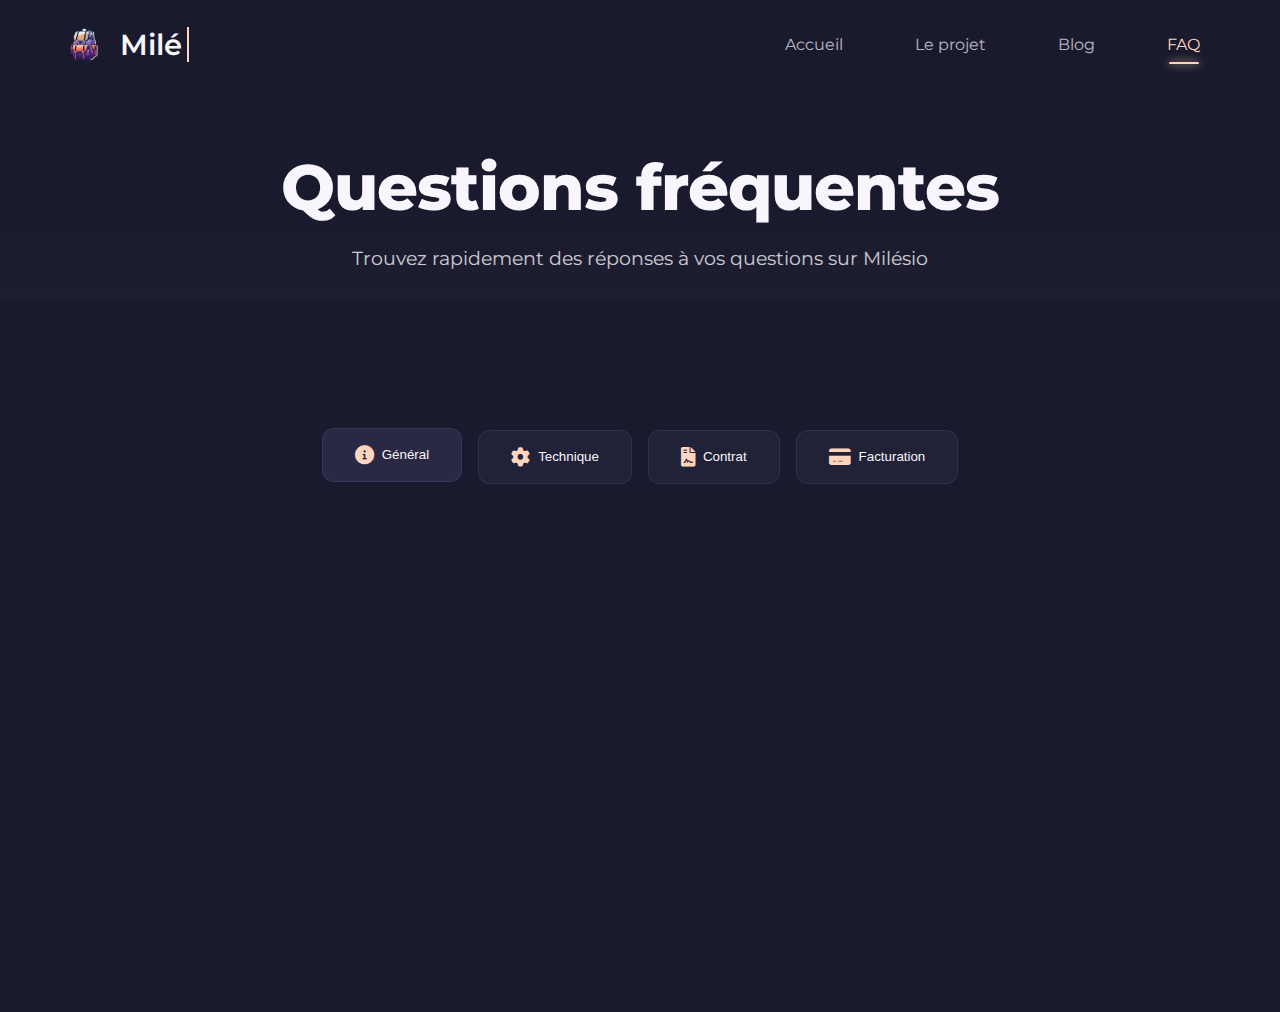
<file: faq.html>
<!DOCTYPE html>
<html lang="fr">
<head>
    <meta charset="UTF-8">
    <meta name="viewport" content="width=device-width, initial-scale=1.0">
    <title>Milésio - Suivi kilométrique</title>
    <link rel="icon" type="image/x-icon" href="assets/favicon.ico">
    <link href="https://fonts.googleapis.com/css2?family=Montserrat:wght@400;500;600;700;800&display=swap" rel="stylesheet">
    <link rel="stylesheet" href="css/style.css">
    <link rel="stylesheet" href="css/faq.css">
    <link rel="stylesheet" href="https://cdnjs.cloudflare.com/ajax/libs/font-awesome/6.0.0/css/all.min.css">
</head>
<body>
    <div class="wrapper">
        <header class="header">
            <nav class="nav-container">
                <a href="index.html" class="logo">
                    <img src="assets/logo.png" alt="Milésio">
                    <span class="animate-text">Milésio</span>
                </a>
                <button class="menu-burger">
                    <span class="burger-bar"></span>
                    <span class="burger-bar"></span>
                    <span class="burger-bar"></span>
                </button>
                <div class="nav-links">
                    <a href="index.html">Accueil</a>
                    <a href="projet.html">Le projet</a>
                    <a href="blog.html">Blog</a>
                    <a href="faq.html" class="active">FAQ</a>
                </div>
                <button class="sign-up-btn">
                    <i class="fab fa-apple"></i>
                    Télécharger
                </button>
            </nav>
        </header>

        <main>
            <section class="faq-hero">
                <div class="container">
                    <h1>Questions fréquentes</h1>
                    <p class="subtitle">Trouvez rapidement des réponses à vos questions sur Milésio</p>
                </div>
            </section>

            <section class="faq-content">
                <div class="container">
                    <div class="faq-categories">
                        <button class="category-btn active" data-category="general">
                            <i class="fas fa-info-circle"></i>
                            Général
                        </button>
                        <button class="category-btn" data-category="technique">
                            <i class="fas fa-cog"></i>
                            Technique
                        </button>
                        <button class="category-btn" data-category="contrat">
                            <i class="fas fa-file-contract"></i>
                            Contrat
                        </button>
                        <button class="category-btn" data-category="facturation">
                            <i class="fas fa-credit-card"></i>
                            Facturation
                        </button>
                    </div>

                    <div class="faq-list">
                        <!-- Questions Générales -->
                        <div class="faq-category active" id="general">
                            <div class="faq-item">
                                <div class="faq-question">
                                    <h3>Qu'est-ce que Milésio ?</h3>
                                    <i class="fas fa-chevron-down"></i>
                                </div>
                                <div class="faq-answer">
                                    <p>Milésio est une application mobile qui vous aide à suivre et gérer votre kilométrage en leasing (LLD/LOA). Elle vous permet d'éviter les dépassements kilométriques et les pénalités associées grâce à un suivi précis et des alertes personnalisées.</p>
                                </div>
                            </div>

                            <div class="faq-item">
                                <div class="faq-question">
                                    <h3>Comment fonctionne le suivi kilométrique ?</h3>
                                    <i class="fas fa-chevron-down"></i>
                                </div>
                                <div class="faq-answer">
                                    <p>L'application utilise la saisie manuelle de votre kilométrage. Milésio analyse vos données pour vous fournir des projections précises et des recommandations personnalisées.</p>
                                </div>
                            </div>
                        </div>

                        <!-- Questions Techniques -->
                        <div class="faq-category" id="technique">
                            <div class="faq-item">
                                <div class="faq-question">
                                    <h3>L'application consomme-t-elle beaucoup de batterie ?</h3>
                                    <i class="fas fa-chevron-down"></i>
                                </div>
                                <div class="faq-answer">
                                    <p>Non, Milésio est optimisée pour une consommation minimale de batterie. </p>
                                </div>
                            </div>

                            <div class="faq-item">
                                <div class="faq-question">
                                    <h3>Mes données sont-elles sécurisées ?</h3>
                                    <i class="fas fa-chevron-down"></i>
                                </div>
                                <div class="faq-answer">
                                    <p>Absolument. Nous utilisons un chiffrement de bout en bout et respectons strictement le RGPD. Vos données ne sont jamais partagées et sont uniquement utilisées pour le calcul de votre kilométrage.</p>
                                </div>
                            </div>
                        </div>

                        <!-- Questions Contrat -->
                        <div class="faq-category" id="contrat">
                            <div class="faq-item">
                                <div class="faq-question">
                                    <h3>Puis-je modifier mon forfait kilométrique en cours de contrat ?</h3>
                                    <i class="fas fa-chevron-down"></i>
                                </div>
                                <div class="faq-answer">
                                    <p>Oui, vous pouvez ajuster votre forfait dans l'application à tout moment. Milésio vous alertera si un ajustement est nécessaire pour éviter les dépassements.</p>
                                </div>
                            </div>
                        </div>

                        <!-- Questions Facturation -->
                        <div class="faq-category" id="facturation">
                            <div class="faq-item">
                                <div class="faq-question">
                                    <h3>L'application est-elle gratuite ?</h3>
                                    <i class="fas fa-chevron-down"></i>
                                </div>
                                <div class="faq-answer">
                                    <p>L'application est 100% gratuite ; pas d'inquiétudes !</p>                                </div>
                            </div>
                        </div>
                    </div>
                </div>
            </section>
        </main>
    </div>
    <script src="js/faq.js"></script>
    <script src="js/main.js"></script>
    <script src="js/text-animation.js"></script>
</body>
</html>
</file>
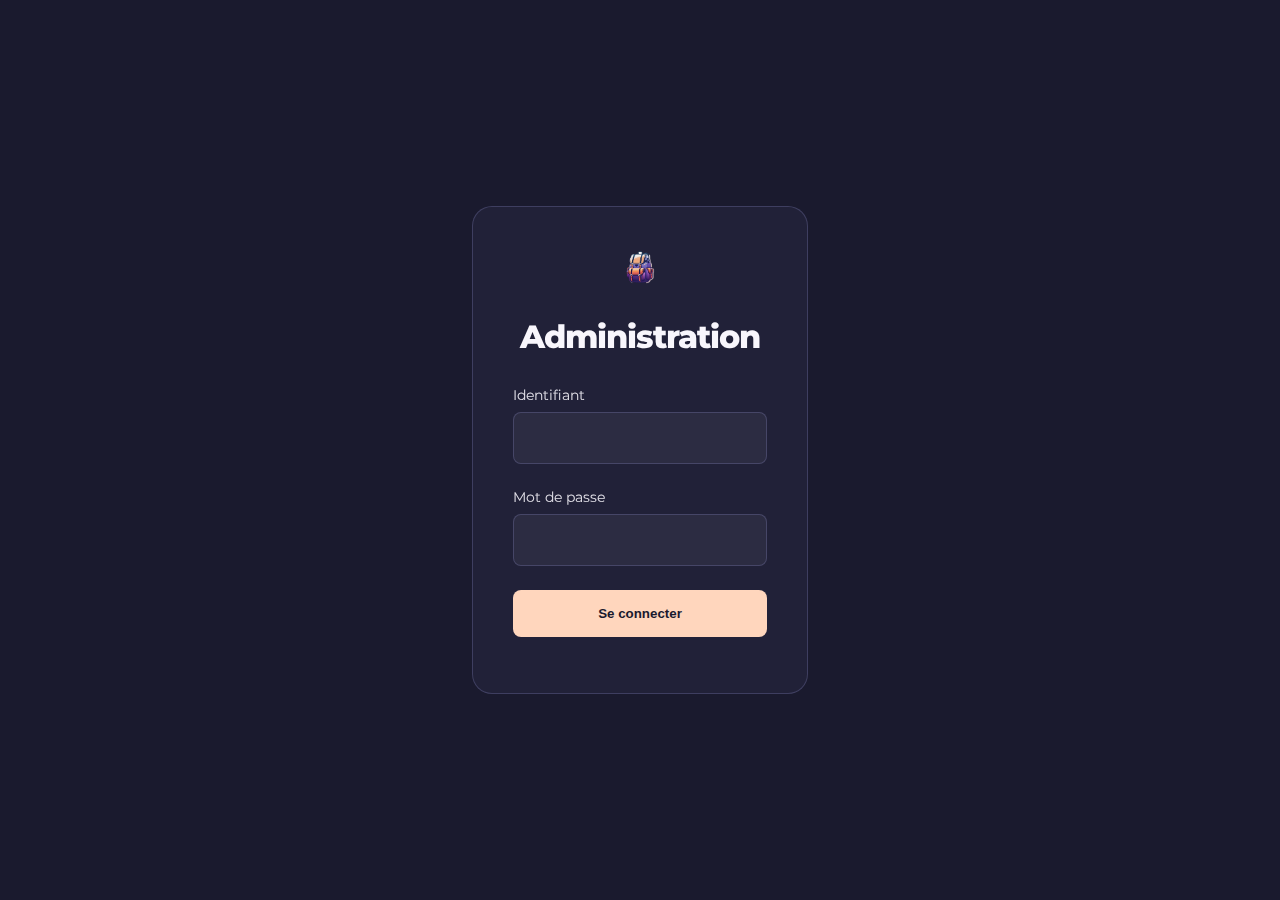
<file: admin/dashboard.html>
<!DOCTYPE html>
<html lang="fr">
<head>
    <meta charset="UTF-8">
    <meta name="viewport" content="width=device-width, initial-scale=1.0">
    <title>Dashboard - Milésio</title>
    <link rel="icon" type="image/png" href="../assets/favicon.png">
    <link href="https://fonts.googleapis.com/css2?family=Montserrat:wght@400;500;600;700;800&display=swap" rel="stylesheet">
    <link rel="stylesheet" href="../css/style.css">
    <link rel="stylesheet" href="../css/admin.css">
    <link rel="stylesheet" href="https://cdnjs.cloudflare.com/ajax/libs/font-awesome/6.0.0/css/all.min.css">
</head>
<body>
    <div class="admin-dashboard">
        <nav class="admin-nav">
            <img src="../assets/logo.png" alt="Milésio" class="admin-logo">
            <div class="nav-links">
                <a href="#" class="active" data-section="articles">Articles</a>
                <a href="#" data-section="new">Nouvel article</a>
            </div>
            <button id="logoutBtn" class="logout-btn">
                <i class="fas fa-sign-out-alt"></i>
                Déconnexion
            </button>
        </nav>

        <main class="dashboard-content">
            <section id="articles" class="dashboard-section active">
                <h2>Gestion des articles</h2>
                <div class="articles-list">
                    <div class="article-item">
                        <div class="article-info">
                            <h3>Comment optimiser son forfait kilométrique en LLD ?</h3>
                            <span class="article-meta">Publié le 12 Mars 2024</span>
                        </div>
                        <div class="article-actions">
                            <button class="edit-btn"><i class="fas fa-edit"></i> Modifier</button>
                            <button class="delete-btn"><i class="fas fa-trash"></i> Supprimer</button>
                        </div>
                    </div>
                    <!-- Autres articles... -->
                </div>
            </section>

            <section id="new" class="dashboard-section">
                <h2>Nouvel article</h2>
                <form class="article-form">
                    <div class="form-group">
                        <label for="title">Titre</label>
                        <input type="text" id="title" required>
                    </div>
                    <div class="form-group">
                        <label for="category">Catégorie</label>
                        <select id="category" required>
                            <option value="guide">Guide</option>
                            <option value="conseils">Conseils</option>
                            <option value="comparatif">Comparatif</option>
                        </select>
                    </div>
                    <div class="form-group">
                        <label for="image">Image de couverture</label>
                        <input type="file" id="image" accept="image/*">
                    </div>
                    <div class="form-group">
                        <label for="content">Contenu</label>
                        <textarea id="content" rows="10" required></textarea>
                    </div>
                    <div class="form-actions">
                        <button type="submit" class="save-btn">Publier</button>
                        <button type="button" class="draft-btn">Enregistrer comme brouillon</button>
                    </div>
                </form>
            </section>
        </main>
    </div>
    <script src="../js/admin.js"></script>
</body>
</html>
</file>
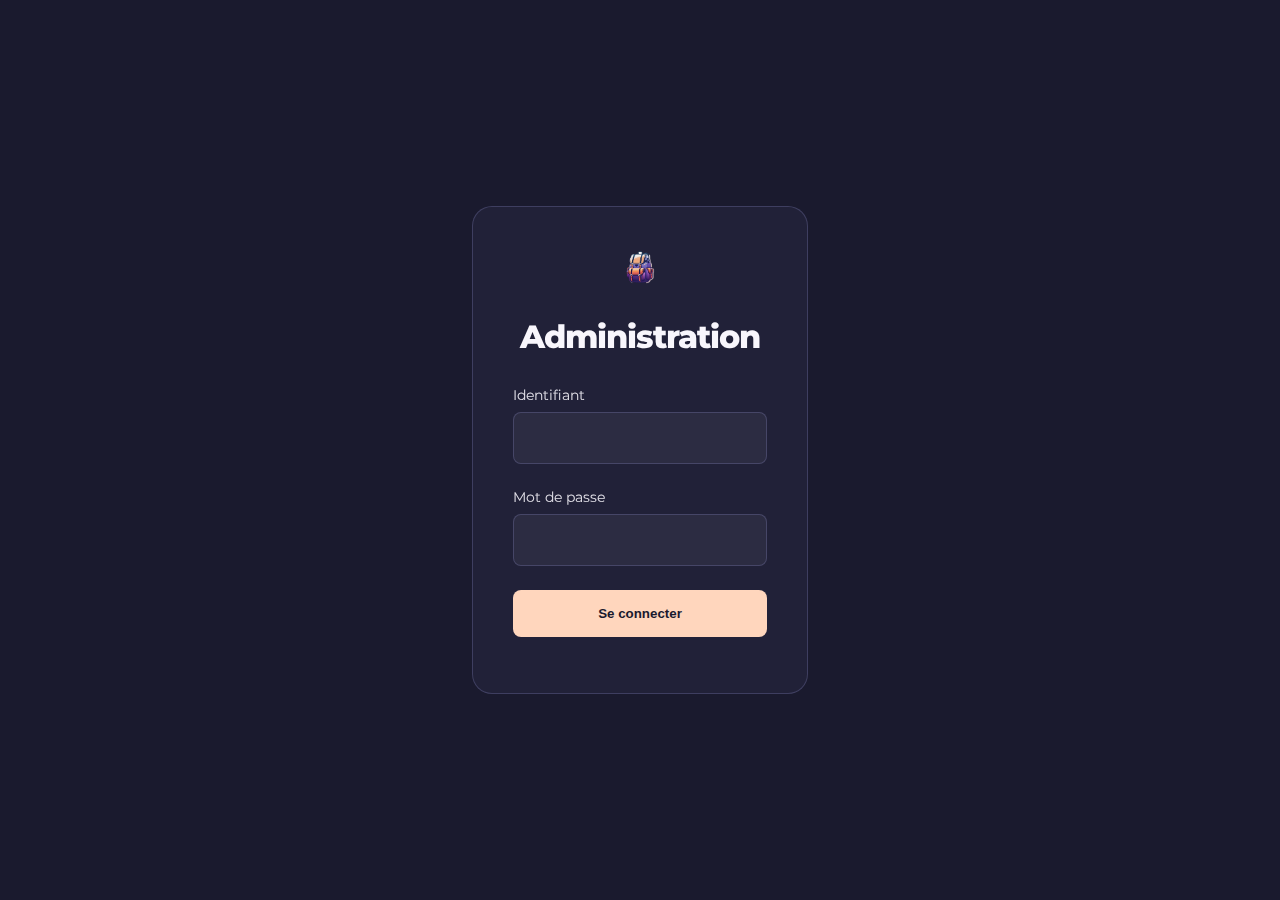
<file: admin/login.html>
<!DOCTYPE html>
<html lang="fr">
<head>
    <meta charset="UTF-8">
    <meta name="viewport" content="width=device-width, initial-scale=1.0">
    <title>Administration - Milésio</title>
    <link rel="icon" type="image/png" href="../assets/favicon.png">
    <link href="https://fonts.googleapis.com/css2?family=Montserrat:wght@400;500;600;700;800&display=swap" rel="stylesheet">
    <link rel="stylesheet" href="../css/style.css">
    <link rel="stylesheet" href="../css/admin.css">
    <link rel="stylesheet" href="https://cdnjs.cloudflare.com/ajax/libs/font-awesome/6.0.0/css/all.min.css">
</head>
<body>
    <div class="admin-wrapper">
        <div class="login-container">
            <div class="login-box">
                <img src="../assets/logo.png" alt="Milésio" class="admin-logo">
                <h1>Administration</h1>
                <form id="loginForm" class="login-form">
                    <div class="form-group">
                        <label for="username">Identifiant</label>
                        <input type="text" id="username" required>
                    </div>
                    <div class="form-group">
                        <label for="password">Mot de passe</label>
                        <input type="password" id="password" required>
                    </div>
                    <button type="submit">Se connecter</button>
                </form>
                <div id="error-message" class="error-message"></div>
            </div>
        </div>
    </div>
    <script src="../js/admin.js"></script>
</body>
</html>
</file>
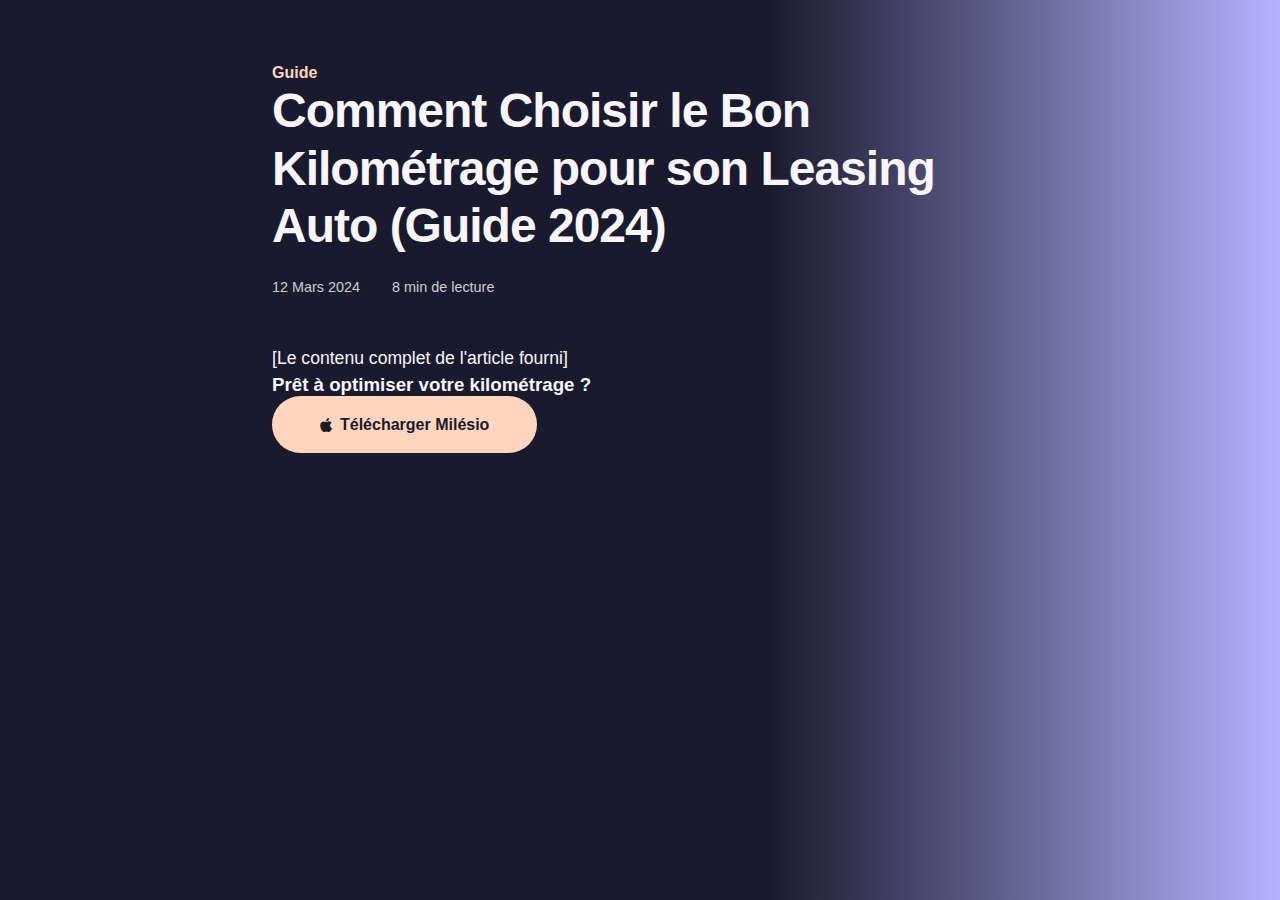
<file: articles/choisir-kilometrage-leasing.html>
<!DOCTYPE html>
<html lang="fr">
<head>
    <meta charset="UTF-8">
    <meta name="viewport" content="width=device-width, initial-scale=1.0">
    <title>Comment Choisir le Bon Kilométrage pour son Leasing Auto (Guide 2024) | Milésio</title>
    <meta name="description" content="Découvrez comment éviter les pièges et choisir le kilométrage idéal pour votre leasing auto grâce à notre guide complet avec calculateur gratuit.">
    <link rel="stylesheet" href="../css/style.css">
    <link rel="stylesheet" href="../css/blog.css">
    <link rel="stylesheet" href="../css/article.css">
    <link rel="stylesheet" href="https://cdnjs.cloudflare.com/ajax/libs/font-awesome/6.0.0/css/all.min.css">
</head>
<body>
    <div class="wrapper">
        <main class="article-content">
            <article>
                <header class="article-header">
                    <span class="category">Guide</span>
                    <h1>Comment Choisir le Bon Kilométrage pour son Leasing Auto (Guide 2024)</h1>
                    <div class="article-meta">
                        <span>12 Mars 2024</span>
                        <span>8 min de lecture</span>
                    </div>
                </header>

                <div class="article-body">
                    <!-- Contenu de l'article -->
                    [Le contenu complet de l'article fourni]
                </div>

                <div class="article-cta">
                    <h3>Prêt à optimiser votre kilométrage ?</h3>
                    <a href="https://apps.apple.com/fr/app/milesio-trackeur-kilom%C3%A8tres/id6740035886?l=en-GB" class="cta-button">
                        <i class="fab fa-apple"></i>
                        Télécharger Milésio
                    </a>
                </div>
            </article>
        </main>
    </div>
</body>
</html>
</file>
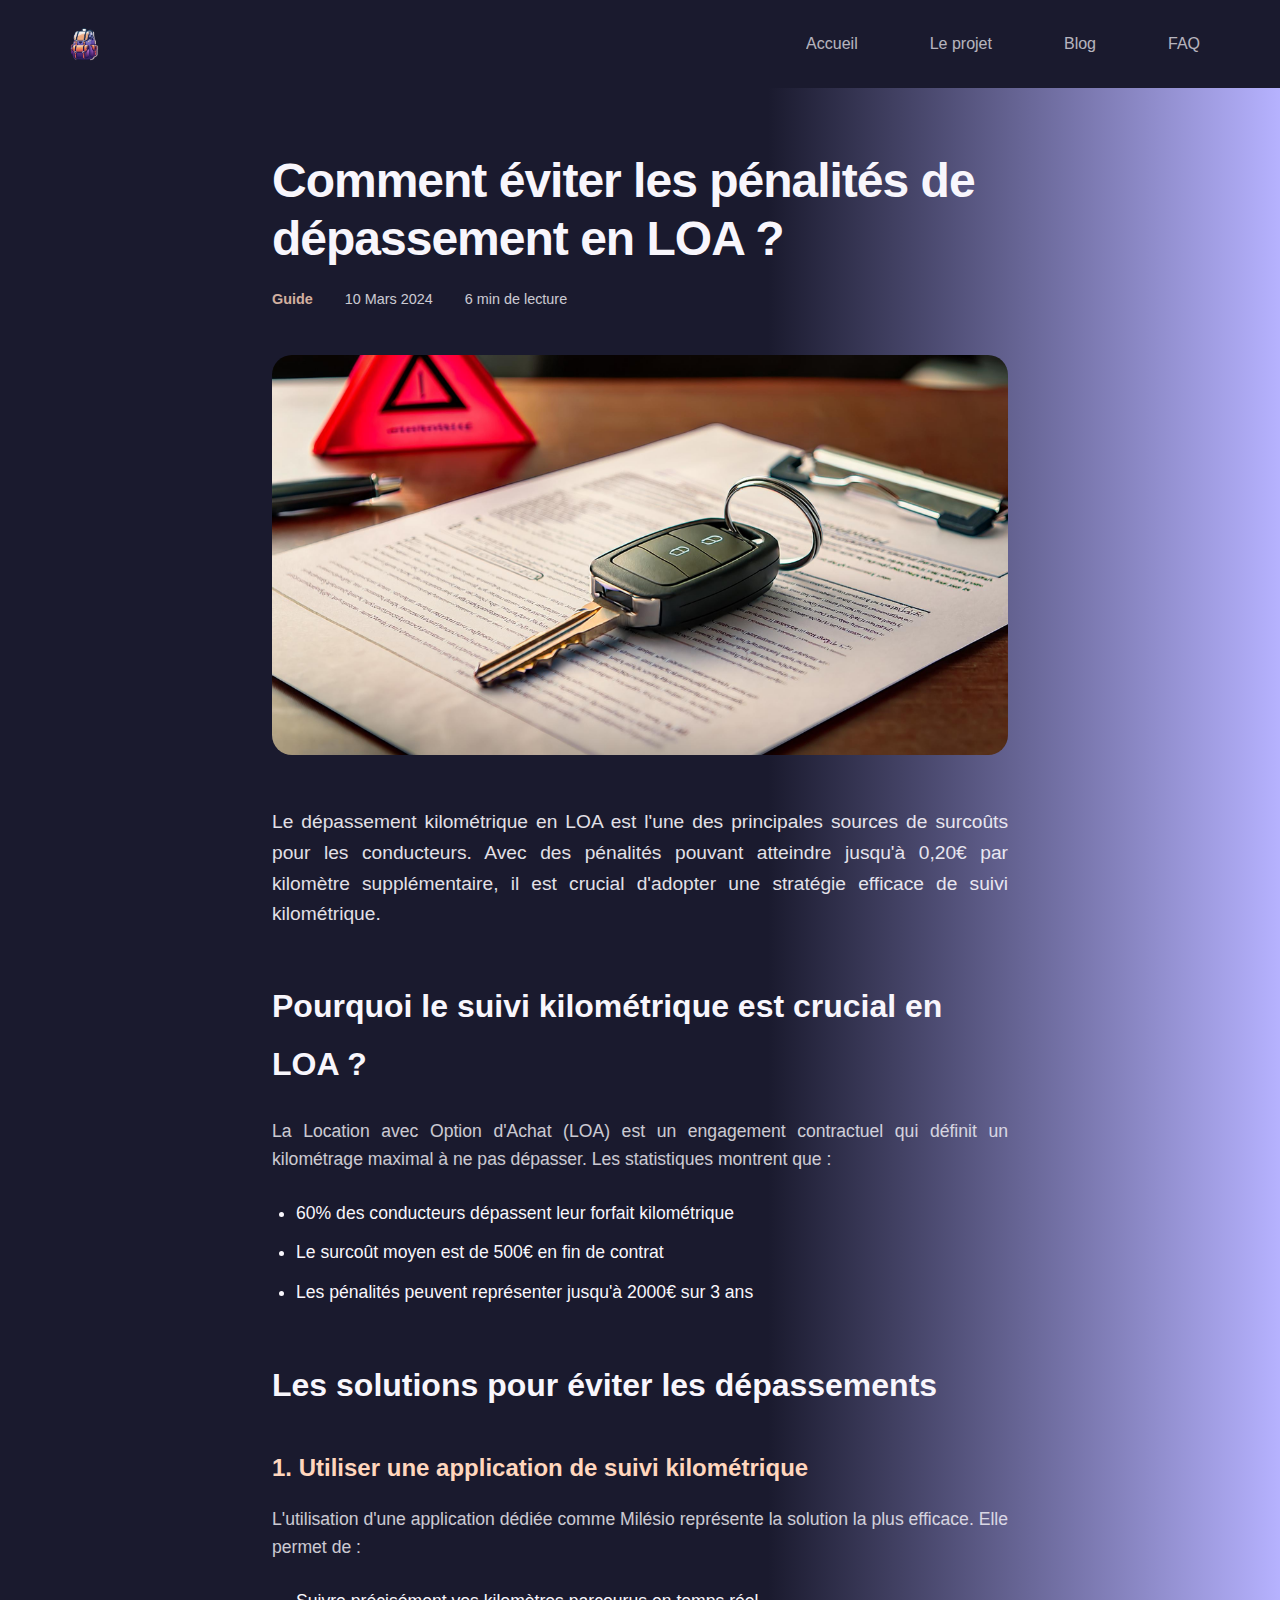
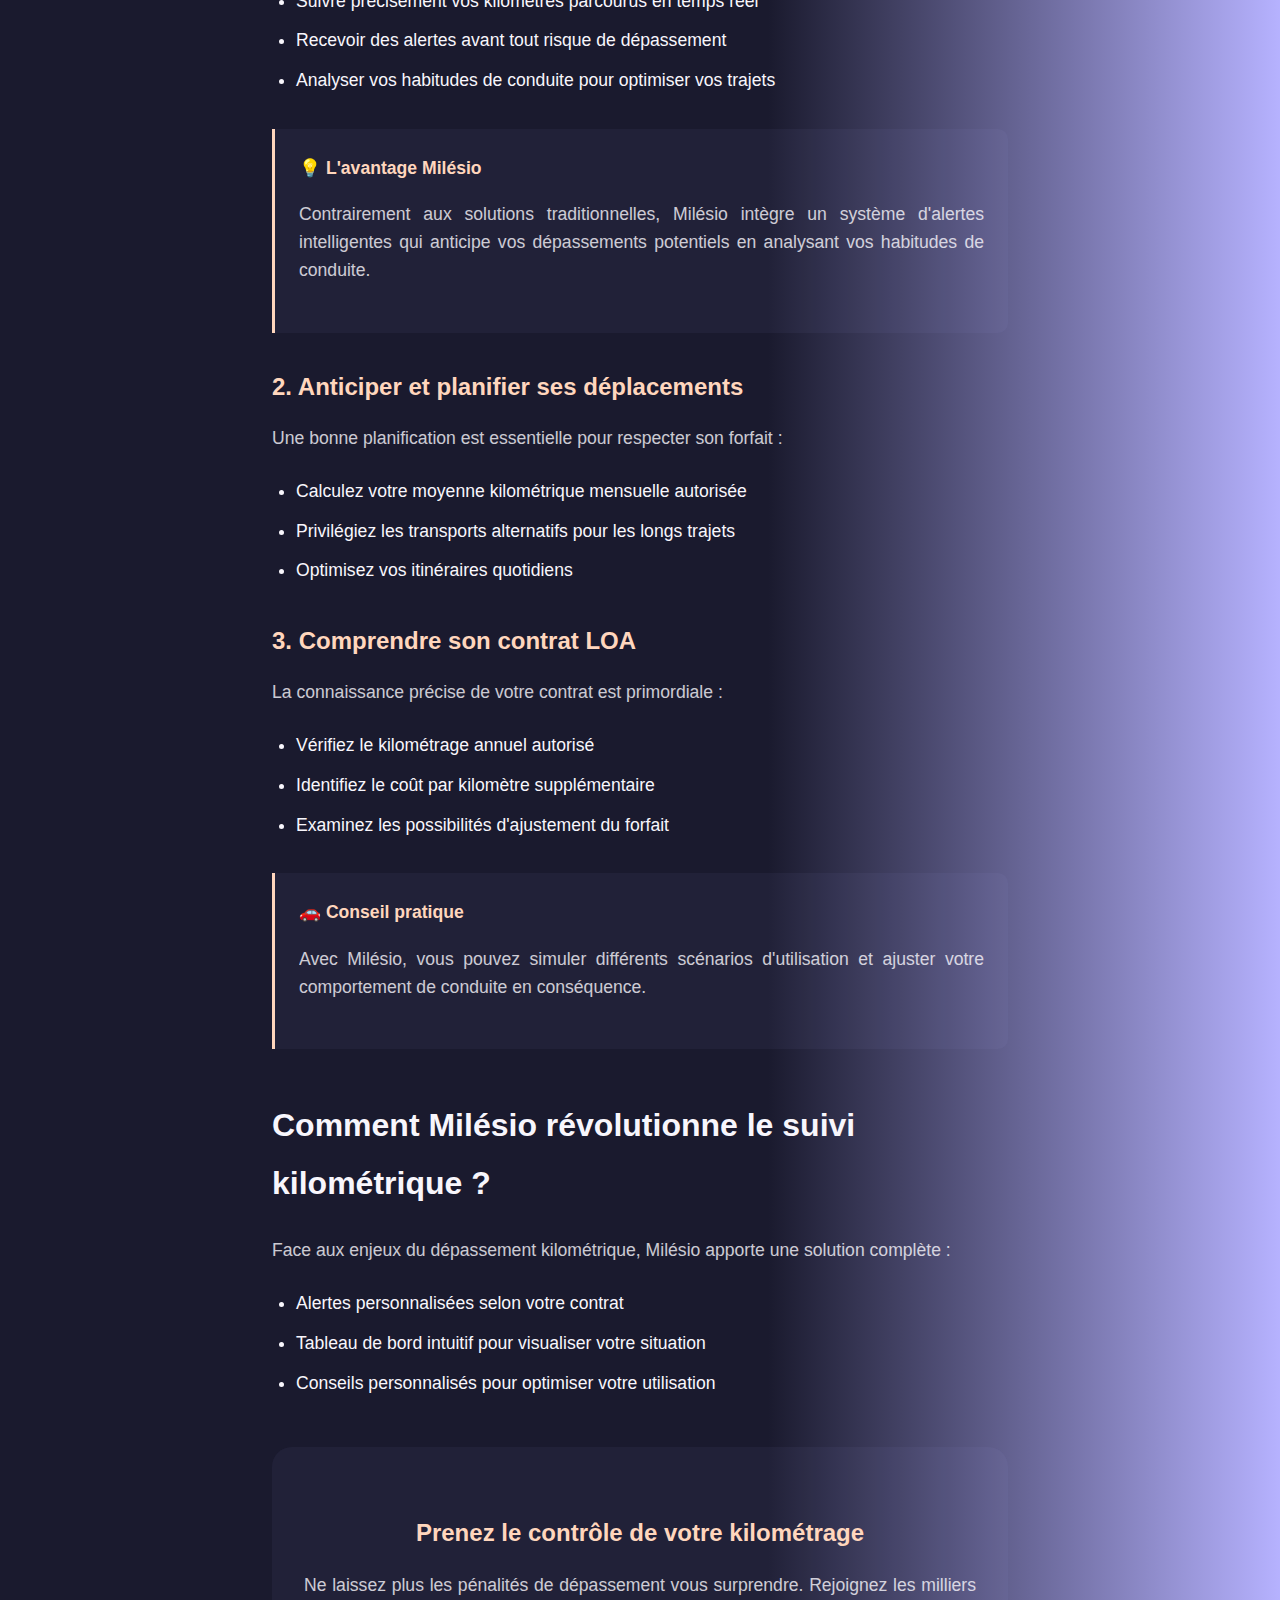
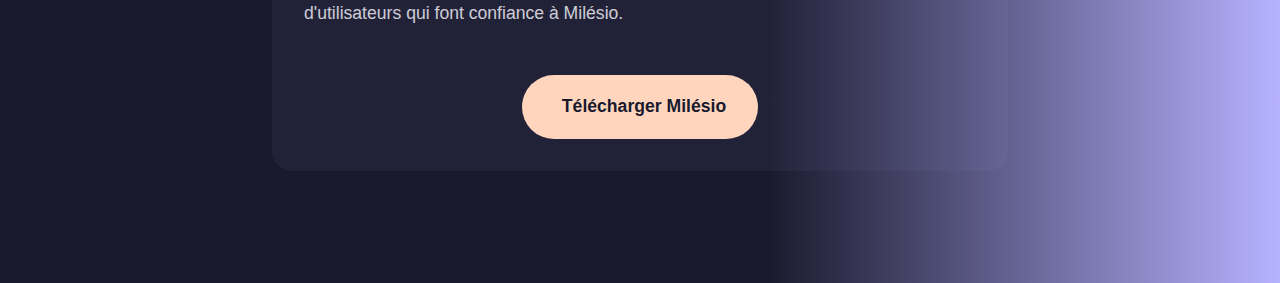
<file: articles/eviter-penalites-loa.html>
<!DOCTYPE html>
<html lang="fr">
<head>
    <meta charset="UTF-8">
    <meta name="viewport" content="width=device-width, initial-scale=1.0">
    <title>Comment éviter les pénalités de dépassement en LOA ? Guide complet 2024</title>
    <meta name="description" content="Découvrez les meilleures stratégies pour éviter les pénalités de dépassement kilométrique en LOA. Guide pratique et conseils d'experts pour optimiser votre contrat.">
    <link rel="stylesheet" href="../css/style.css">
    <link rel="stylesheet" href="../css/blog.css">
    <link rel="stylesheet" href="../css/article.css">
    <link rel="canonical" href="https://milesio.fr/articles/eviter-penalites-loa.html" />
    <!-- Schema.org pour Article -->
    <script type="application/ld+json">
    {
        "@context": "https://schema.org",
        "@type": "Article",
        "headline": "Comment éviter les pénalités de dépassement en LOA ?",
        "datePublished": "2024-03-10",
        "author": {
            "@type": "Person",
            "name": "Lucca Nyckees"
        }
    }
    </script>
</head>
<body>
    <div class="wrapper">
        <header class="header">
            <nav class="nav-container">
                <a href="../index.html" class="logo">
                    <img src="../assets/logo.png" alt="Milésio">
                </a>
                <div class="nav-links">
                    <a href="../index.html">Accueil</a>
                    <a href="../projet.html">Le projet</a>
                    <a href="../blog.html">Blog</a>
                    <a href="../faq.html">FAQ</a>
                </div>
                <button class="sign-up-btn">
                    <i class="fab fa-apple"></i>
                    Télécharger
                </button>
            </nav>
        </header>

        <main class="article-content">
            <article>
                <header class="article-header">
                    <h1>Comment éviter les pénalités de dépassement en LOA ?</h1>
                    <div class="article-meta">
                        <span class="category">Guide</span>
                        <span class="date">10 Mars 2024</span>
                        <span class="read-time">6 min de lecture</span>
                    </div>
                    <img 
                        src="../assets/images/Financial Penalty Lease Photo.jpg"
                        alt="Éviter les pénalités de dépassement kilométrique en LOA"
                        loading="lazy">
                </header>

                <div class="article-body">
                    <p class="introduction">
                        Le dépassement kilométrique en LOA est l'une des principales sources de surcoûts pour les conducteurs. Avec des pénalités pouvant atteindre jusqu'à 0,20€ par kilomètre supplémentaire, il est crucial d'adopter une stratégie efficace de suivi kilométrique.
                    </p>

                    <h2>Pourquoi le suivi kilométrique est crucial en LOA ?</h2>
                    <p>La Location avec Option d'Achat (LOA) est un engagement contractuel qui définit un kilométrage maximal à ne pas dépasser. Les statistiques montrent que :</p>
                    <ul>
                        <li>60% des conducteurs dépassent leur forfait kilométrique</li>
                        <li>Le surcoût moyen est de 500€ en fin de contrat</li>
                        <li>Les pénalités peuvent représenter jusqu'à 2000€ sur 3 ans</li>
                    </ul>

                    <h2>Les solutions pour éviter les dépassements</h2>
                    
                    <h3>1. Utiliser une application de suivi kilométrique</h3>
                    <p>L'utilisation d'une application dédiée comme Milésio représente la solution la plus efficace. Elle permet de :</p>
                    <ul>
                        <li>Suivre précisément vos kilomètres parcourus en temps réel</li>
                        <li>Recevoir des alertes avant tout risque de dépassement</li>
                        <li>Analyser vos habitudes de conduite pour optimiser vos trajets</li>
                    </ul>

                    <div class="pro-tip">
                        <h4>💡 L'avantage Milésio</h4>
                        <p>Contrairement aux solutions traditionnelles, Milésio intègre un système d'alertes intelligentes qui anticipe vos dépassements potentiels en analysant vos habitudes de conduite.</p>
                    </div>

                    <h3>2. Anticiper et planifier ses déplacements</h3>
                    <p>Une bonne planification est essentielle pour respecter son forfait :</p>
                    <ul>
                        <li>Calculez votre moyenne kilométrique mensuelle autorisée</li>
                        <li>Privilégiez les transports alternatifs pour les longs trajets</li>
                        <li>Optimisez vos itinéraires quotidiens</li>
                    </ul>

                    <h3>3. Comprendre son contrat LOA</h3>
                    <p>La connaissance précise de votre contrat est primordiale :</p>
                    <ul>
                        <li>Vérifiez le kilométrage annuel autorisé</li>
                        <li>Identifiez le coût par kilomètre supplémentaire</li>
                        <li>Examinez les possibilités d'ajustement du forfait</li>
                    </ul>

                    <div class="pro-tip">
                        <h4>🚗 Conseil pratique</h4>
                        <p>Avec Milésio, vous pouvez simuler différents scénarios d'utilisation et ajuster votre comportement de conduite en conséquence.</p>
                    </div>

                    <h2>Comment Milésio révolutionne le suivi kilométrique ?</h2>
                    <p>Face aux enjeux du dépassement kilométrique, Milésio apporte une solution complète :</p>
                    <ul>
                        <li>Alertes personnalisées selon votre contrat</li>
                        <li>Tableau de bord intuitif pour visualiser votre situation</li>
                        <li>Conseils personnalisés pour optimiser votre utilisation</li>
                    </ul>

                    <div class="cta-box">
                        <h3>Prenez le contrôle de votre kilométrage</h3>
                        <p>Ne laissez plus les pénalités de dépassement vous surprendre. Rejoignez les milliers d'utilisateurs qui font confiance à Milésio.</p>
                        <a href="../index.html" class="cta-button">
                            <i class="fab fa-apple"></i>
                            Télécharger Milésio
                        </a>
                    </div>
                </div>
            </article>
        </main>
    </div>
</body>
</html>
</file>
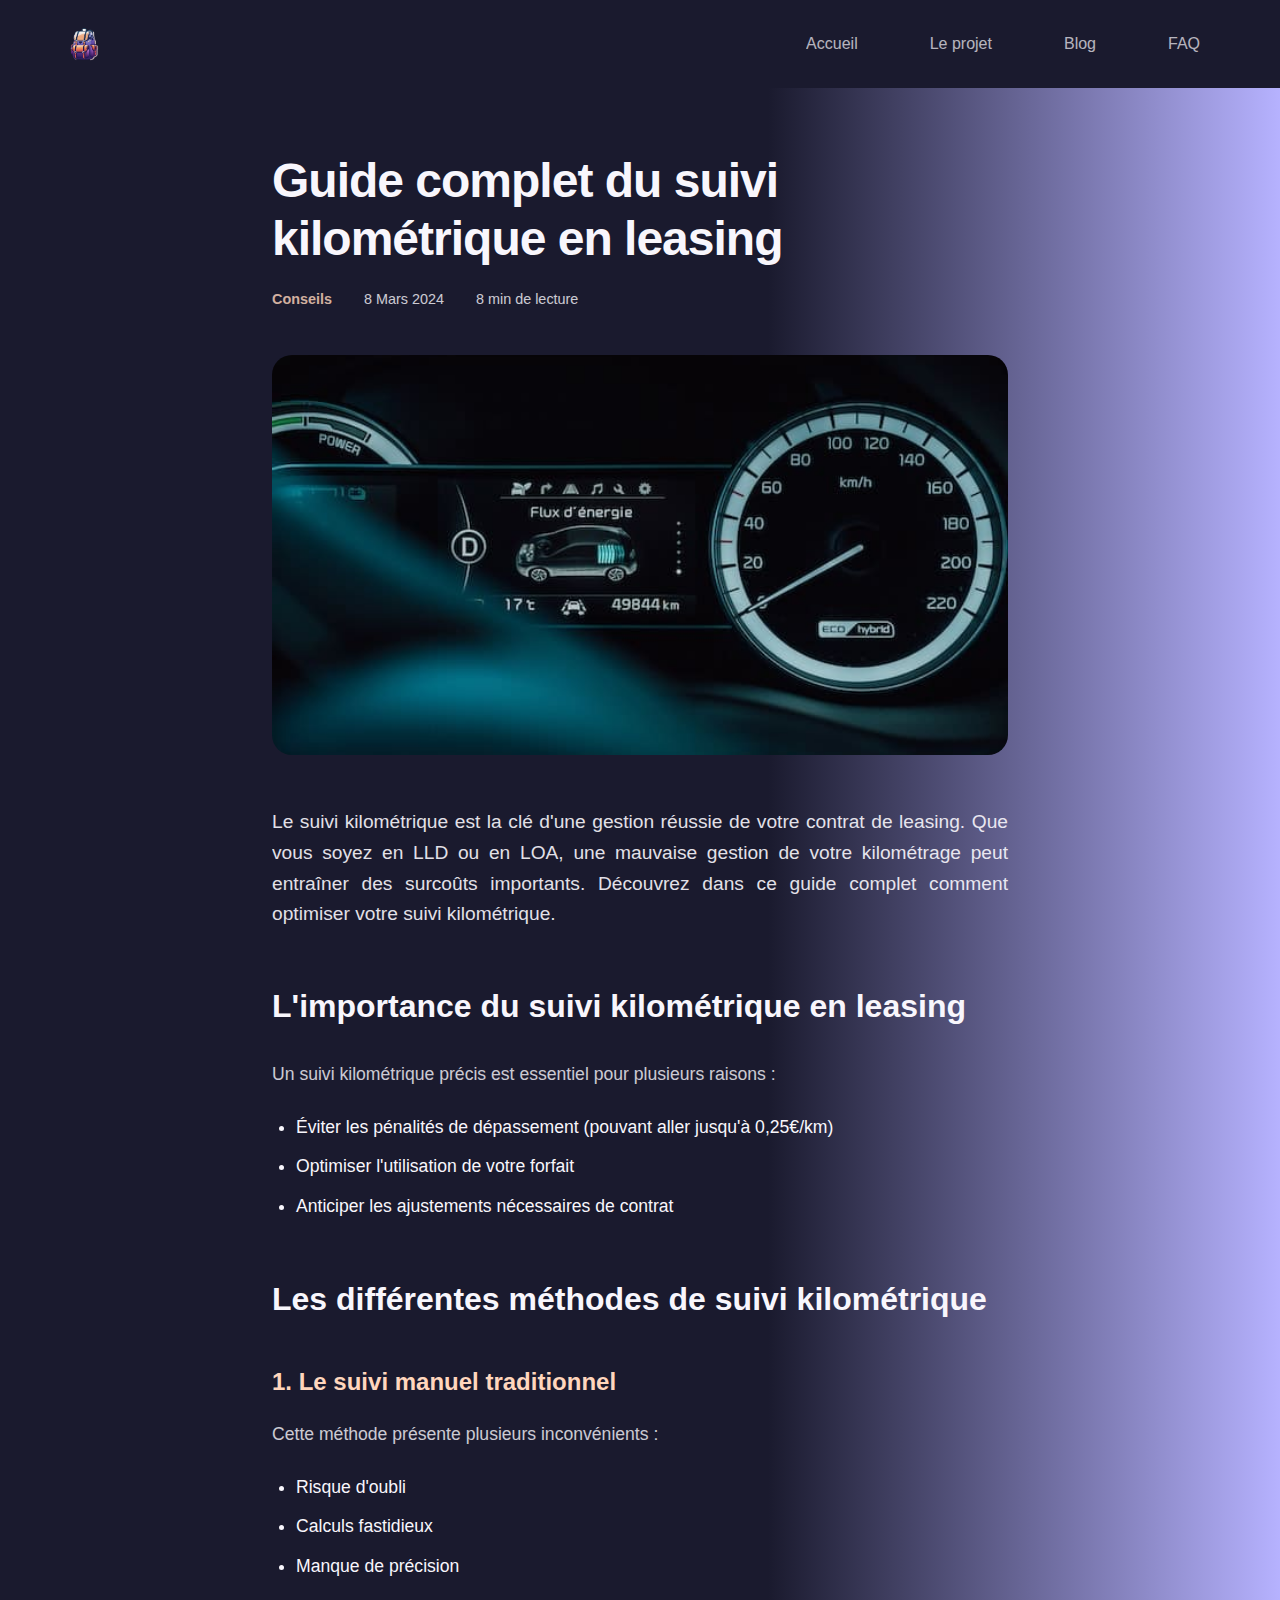
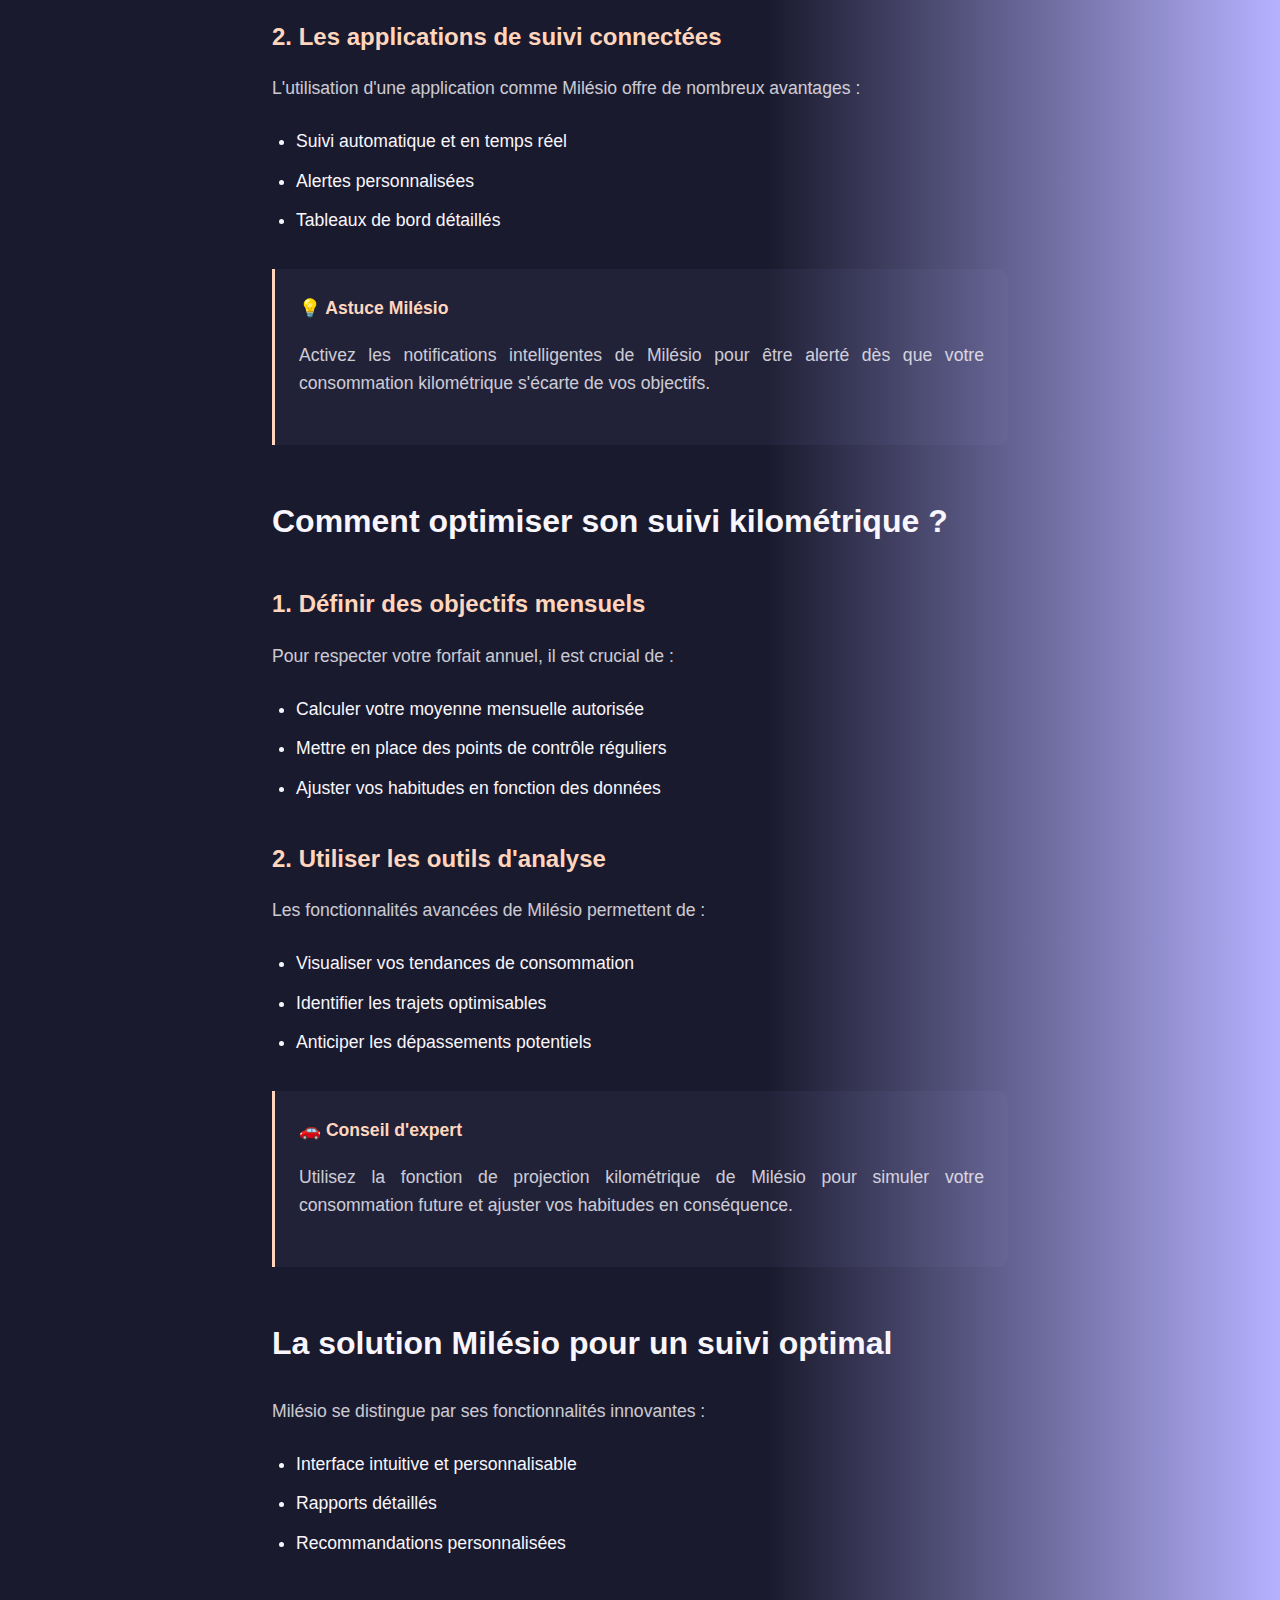
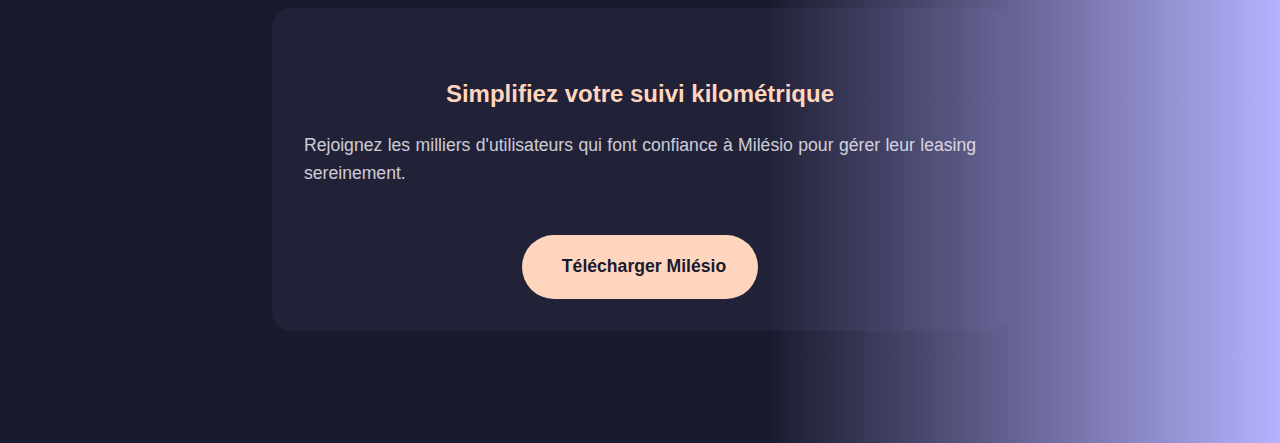
<file: articles/guide-suivi-kilometrique.html>
<!DOCTYPE html>
<html lang="fr">
<head>
    <meta charset="UTF-8">
    <meta name="viewport" content="width=device-width, initial-scale=1.0">
    <title>Guide complet du suivi kilométrique en leasing 2024 | Milésio</title>
    <meta name="description" content="Découvrez comment optimiser votre suivi kilométrique en leasing. Guide pratique et astuces pour éviter les dépassements et maîtriser votre contrat LLD/LOA.">
    <link rel="stylesheet" href="../css/style.css">
    <link rel="stylesheet" href="../css/blog.css">
    <link rel="stylesheet" href="../css/article.css">
    <link rel="canonical" href="https://milesio.fr/articles/guide-suivi-kilometrique.html" />
    <script type="application/ld+json">
    {
        "@context": "https://schema.org",
        "@type": "Article",
        "headline": "Guide complet du suivi kilométrique en leasing",
        "datePublished": "2024-03-08",
        "author": {
            "@type": "Person",
            "name": "Lucca Nyckees"
        }
    }
    </script>
</head>
<body>
    <div class="wrapper">
        <header class="header">
            <!-- Navigation identique -->
            <nav class="nav-container">
                <a href="../index.html" class="logo">
                    <img src="../assets/logo.png" alt="Milésio">
                </a>
                <div class="nav-links">
                    <a href="../index.html">Accueil</a>
                    <a href="../projet.html">Le projet</a>
                    <a href="../blog.html">Blog</a>
                    <a href="../faq.html">FAQ</a>
                </div>
                <button class="sign-up-btn">
                    <i class="fab fa-apple"></i>
                    Télécharger
                </button>
            </nav>
        </header>

        <main class="article-content">
            <article>
                <header class="article-header">
                    <h1>Guide complet du suivi kilométrique en leasing</h1>
                    <div class="article-meta">
                        <span class="category">Conseils</span>
                        <span class="date">8 Mars 2024</span>
                        <span class="read-time">8 min de lecture</span>
                    </div>
                    <img 
                        src="../assets/images/Hybride Roulant.jpg"
                        alt="Guide complet du suivi kilométrique"
                        loading="lazy">
                </header>

                <div class="article-body">
                    <p class="introduction">
                        Le suivi kilométrique est la clé d'une gestion réussie de votre contrat de leasing. Que vous soyez en LLD ou en LOA, une mauvaise gestion de votre kilométrage peut entraîner des surcoûts importants. Découvrez dans ce guide complet comment optimiser votre suivi kilométrique.
                    </p>

                    <h2>L'importance du suivi kilométrique en leasing</h2>
                    <p>Un suivi kilométrique précis est essentiel pour plusieurs raisons :</p>
                    <ul>
                        <li>Éviter les pénalités de dépassement (pouvant aller jusqu'à 0,25€/km)</li>
                        <li>Optimiser l'utilisation de votre forfait</li>
                        <li>Anticiper les ajustements nécessaires de contrat</li>
                    </ul>

                    <h2>Les différentes méthodes de suivi kilométrique</h2>
                    
                    <h3>1. Le suivi manuel traditionnel</h3>
                    <p>Cette méthode présente plusieurs inconvénients :</p>
                    <ul>
                        <li>Risque d'oubli</li>
                        <li>Calculs fastidieux</li>
                        <li>Manque de précision</li>
                    </ul>

                    <h3>2. Les applications de suivi connectées</h3>
                    <p>L'utilisation d'une application comme Milésio offre de nombreux avantages :</p>
                    <ul>
                        <li>Suivi automatique et en temps réel</li>
                        <li>Alertes personnalisées</li>
                        <li>Tableaux de bord détaillés</li>
                    </ul>

                    <div class="pro-tip">
                        <h4>💡 Astuce Milésio</h4>
                        <p>Activez les notifications intelligentes de Milésio pour être alerté dès que votre consommation kilométrique s'écarte de vos objectifs.</p>
                    </div>

                    <h2>Comment optimiser son suivi kilométrique ?</h2>
                    
                    <h3>1. Définir des objectifs mensuels</h3>
                    <p>Pour respecter votre forfait annuel, il est crucial de :</p>
                    <ul>
                        <li>Calculer votre moyenne mensuelle autorisée</li>
                        <li>Mettre en place des points de contrôle réguliers</li>
                        <li>Ajuster vos habitudes en fonction des données</li>
                    </ul>

                    <h3>2. Utiliser les outils d'analyse</h3>
                    <p>Les fonctionnalités avancées de Milésio permettent de :</p>
                    <ul>
                        <li>Visualiser vos tendances de consommation</li>
                        <li>Identifier les trajets optimisables</li>
                        <li>Anticiper les dépassements potentiels</li>
                    </ul>

                    <div class="pro-tip">
                        <h4>🚗 Conseil d'expert</h4>
                        <p>Utilisez la fonction de projection kilométrique de Milésio pour simuler votre consommation future et ajuster vos habitudes en conséquence.</p>
                    </div>

                    <h2>La solution Milésio pour un suivi optimal</h2>
                    <p>Milésio se distingue par ses fonctionnalités innovantes :</p>
                    <ul>
                        
                        <li>Interface intuitive et personnalisable</li>
                        <li>Rapports détaillés</li>
                        <li>Recommandations personnalisées</li>
                    </ul>

                    <div class="cta-box">
                        <h3>Simplifiez votre suivi kilométrique</h3>
                        <p>Rejoignez les milliers d'utilisateurs qui font confiance à Milésio pour gérer leur leasing sereinement.</p>
                        <a href="../index.html" class="cta-button">
                            <i class="fab fa-apple"></i>
                            Télécharger Milésio
                        </a>
                    </div>
                </div>
            </article>
        </main>
    </div>
</body>
</html>
</file>
<file: css/faq.css>
/* Styles pour la FAQ */
.faq-hero {
    background: var(--dark);
    padding: 4rem 0 2rem;
    text-align: center;
    position: relative;
    overflow: hidden;
}

.faq-hero h1 {
    font-size: 4rem;
    margin-bottom: 1.5rem;
    color: var(--white);
    animation: fadeInDown 1s ease-out;
}

.faq-hero .subtitle {
    font-size: 1.2rem;
    color: var(--white);
    opacity: 0.8;
    max-width: 600px;
    margin: 0 auto;
    animation: fadeInUp 1s ease-out 0.3s backwards;
}

/* Catégories */
.faq-categories {
    display: flex;
    justify-content: center;
    gap: 1rem;
    margin: 2rem 0;
    flex-wrap: wrap;
}

.category-btn {
    background: rgba(182, 178, 255, 0.05);
    border: 1px solid rgba(182, 178, 255, 0.1);
    padding: 1rem 2rem;
    border-radius: 12px;
    color: var(--white);
    cursor: pointer;
    transition: all 0.3s ease;
    display: flex;
    align-items: center;
    gap: 0.5rem;
}

.category-btn i {
    font-size: 1.2rem;
    color: var(--secondary);
}

.category-btn:hover,
.category-btn.active {
    background: rgba(182, 178, 255, 0.1);
    transform: translateY(-2px);
}

/* Questions */
.faq-list {
    max-width: 800px;
    margin: 3rem auto;
    padding: 0 2rem;
    position: relative;
}

.faq-category {
    display: none;
    width: 100%;
}

.faq-category.active {
    display: block;
    animation: fadeIn 0.5s ease-out;
    min-height: 300px;
}

.faq-item {
    background: rgba(182, 178, 255, 0.05);
    border: 1px solid rgba(182, 178, 255, 0.1);
    border-radius: 12px;
    margin-bottom: 1rem;
    overflow: hidden;
    transition: all 0.3s ease;
    width: 100%;
}

.faq-question {
    padding: 1.5rem;
    display: flex;
    justify-content: space-between;
    align-items: center;
    cursor: pointer;
    transition: all 0.3s ease;
}

.faq-question h3 {
    color: var(--white);
    font-size: 1.1rem;
    margin: 0;
}

.faq-question i {
    color: var(--secondary);
    transition: transform 0.3s ease;
}

.faq-item.active .faq-question i {
    transform: rotate(180deg);
}

.faq-answer {
    max-height: 0;
    overflow: hidden;
    transition: max-height 0.3s ease-out;
    padding: 0 1.5rem;
}

.faq-item.active .faq-answer {
    max-height: 500px;
    padding-bottom: 1.5rem;
}

.faq-answer p {
    color: var(--white);
    opacity: 0.8;
    line-height: 1.6;
    margin: 0;
}

/* Animations */
@keyframes fadeInDown {
    from {
        opacity: 0;
        transform: translateY(-20px);
    }
    to {
        opacity: 1;
        transform: translateY(0);
    }
}

@keyframes fadeInUp {
    from {
        opacity: 0;
        transform: translateY(20px);
    }
    to {
        opacity: 1;
        transform: translateY(0);
    }
}

@keyframes fadeIn {
    from {
        opacity: 0;
    }
    to {
        opacity: 1;
    }
}

/* Responsive */
@media (max-width: 768px) {
    .faq-hero h1 {
        font-size: 2.5rem;
    }

    .category-btn {
        padding: 0.8rem 1.5rem;
        font-size: 0.9rem;
    }

    .faq-question h3 {
        font-size: 1rem;
    }
}

/* Ajustement pour le conteneur principal */
.faq-content {
    background: var(--dark);
    position: relative;
    z-index: 1;
}

/* Ajuster le header pour la FAQ */
.header {
    background: var(--dark);
    position: relative;
    z-index: 1000;
}

/* S'assurer que la nav est bien visible sur le fond */
.nav-container {
    position: relative;
    z-index: 1000;
    background: var(--dark);
}

@media (max-width: 768px) {
    .header {
        padding: 1rem;
        position: relative;
        z-index: 1000;
        background: var(--dark);
    }

    .nav-links {
        background: rgba(26, 26, 46, 0.95);
        backdrop-filter: blur(10px);
    }
}

/* Wrapper global pour assurer un fond uniforme */
.wrapper {
    background: var(--dark);
    min-height: 100vh;
    width: 100%;
}

/* Assurer que le main a aussi le même background */
main {
    background: var(--dark);
    width: 100%;
}
</file>
<file: css/admin.css>
/* Styles pour l'administration */
.admin-wrapper {
    min-height: 100vh;
    background: var(--dark);
    display: flex;
    align-items: center;
    justify-content: center;
}

/* Page de connexion */
.login-container {
    width: 100%;
    max-width: 400px;
    padding: 2rem;
}

.login-box {
    background: rgba(182, 178, 255, 0.05);
    padding: 2.5rem;
    border-radius: 20px;
    border: 1px solid rgba(182, 178, 255, 0.2);
    backdrop-filter: blur(10px);
}

.admin-logo {
    height: 40px;
    margin-bottom: 2rem;
    display: block;
    margin: 0 auto 2rem;
}

.login-box h1 {
    color: var(--white);
    text-align: center;
    margin-bottom: 2rem;
    font-size: 2rem;
}

.login-form .form-group {
    margin-bottom: 1.5rem;
}

.login-form label {
    display: block;
    color: var(--white);
    margin-bottom: 0.5rem;
}

.login-form input {
    width: 100%;
    padding: 1rem;
    border-radius: 8px;
    border: 1px solid rgba(182, 178, 255, 0.2);
    background: rgba(255, 255, 255, 0.05);
    color: var(--white);
    transition: all 0.3s ease;
}

.login-form input:focus {
    outline: none;
    border-color: var(--secondary);
}

.login-form button {
    width: 100%;
    padding: 1rem;
    background: var(--secondary);
    color: var(--dark);
    border: none;
    border-radius: 8px;
    font-weight: 600;
    cursor: pointer;
    transition: transform 0.3s ease;
}

.login-form button:hover {
    transform: translateY(-2px);
}

.error-message {
    color: #ff4444;
    text-align: center;
    margin-top: 1rem;
    font-size: 0.9rem;
}

/* Dashboard */
.admin-dashboard {
    min-height: 100vh;
    display: grid;
    grid-template-columns: 250px 1fr;
}

.admin-nav {
    background: rgba(182, 178, 255, 0.05);
    padding: 2rem;
    border-right: 1px solid rgba(182, 178, 255, 0.2);
    display: flex;
    flex-direction: column;
}

.admin-nav .nav-links {
    display: flex;
    flex-direction: column;
    gap: 1rem;
    margin-top: 2rem;
}

.admin-nav a {
    color: var(--white);
    text-decoration: none;
    padding: 1rem;
    border-radius: 8px;
    transition: all 0.3s ease;
}

.admin-nav a.active {
    background: rgba(255, 214, 189, 0.1);
    color: var(--secondary);
}

.logout-btn {
    margin-top: auto;
    background: transparent;
    border: 1px solid var(--secondary);
    color: var(--secondary);
    padding: 1rem;
    border-radius: 8px;
    cursor: pointer;
    transition: all 0.3s ease;
    display: flex;
    align-items: center;
    gap: 0.5rem;
    justify-content: center;
}

.logout-btn:hover {
    background: var(--secondary);
    color: var(--dark);
}

/* Contenu du dashboard */
.dashboard-content {
    padding: 2rem;
}

.dashboard-section {
    display: none;
}

.dashboard-section.active {
    display: block;
}

.dashboard-section h2 {
    color: var(--white);
    margin-bottom: 2rem;
}

/* Liste des articles */
.articles-list {
    display: flex;
    flex-direction: column;
    gap: 1rem;
}

.article-item {
    background: rgba(182, 178, 255, 0.05);
    padding: 1.5rem;
    border-radius: 12px;
    display: flex;
    justify-content: space-between;
    align-items: center;
}

.article-info h3 {
    color: var(--white);
    margin-bottom: 0.5rem;
}

.article-meta {
    color: var(--white);
    opacity: 0.7;
    font-size: 0.9rem;
}

.article-actions {
    display: flex;
    gap: 1rem;
}

.edit-btn, .delete-btn {
    padding: 0.5rem 1rem;
    border-radius: 6px;
    border: none;
    cursor: pointer;
    display: flex;
    align-items: center;
    gap: 0.5rem;
    transition: all 0.3s ease;
}

.edit-btn {
    background: var(--secondary);
    color: var(--dark);
}

.delete-btn {
    background: #ff4444;
    color: white;
}

/* Formulaire d'article */
.article-form {
    max-width: 800px;
}

.article-form .form-group {
    margin-bottom: 1.5rem;
}

.article-form label {
    display: block;
    color: var(--white);
    margin-bottom: 0.5rem;
}

.article-form input,
.article-form select,
.article-form textarea {
    width: 100%;
    padding: 1rem;
    border-radius: 8px;
    border: 1px solid rgba(182, 178, 255, 0.2);
    background: rgba(255, 255, 255, 0.05);
    color: var(--white);
}

.article-form textarea {
    resize: vertical;
}

.form-actions {
    display: flex;
    gap: 1rem;
}

.save-btn, .draft-btn {
    padding: 1rem 2rem;
    border-radius: 8px;
    border: none;
    cursor: pointer;
    font-weight: 600;
    transition: all 0.3s ease;
}

.save-btn {
    background: var(--secondary);
    color: var(--dark);
}

.draft-btn {
    background: transparent;
    border: 1px solid var(--secondary);
    color: var(--secondary);
}

/* Notifications */
.notification {
    position: fixed;
    bottom: 20px;
    right: 20px;
    background: var(--secondary);
    color: var(--dark);
    padding: 1rem 2rem;
    border-radius: 8px;
    animation: slideIn 0.3s ease-out;
    z-index: 1000;
}

@keyframes slideIn {
    from {
        transform: translateX(100%);
        opacity: 0;
    }
    to {
        transform: translateX(0);
        opacity: 1;
    }
}

/* Style pour l'aperçu de l'image */
.image-preview {
    max-width: 200px;
    margin-top: 1rem;
    border-radius: 8px;
    display: none;
}

/* Amélioration du style du champ file */
.article-form input[type="file"] {
    padding: 0.5rem;
    background: transparent;
}
</file>
<file: css/blog.css>
/* Hero Article */
.hero-article {
    padding: 4rem 0;
}

.featured-article {
    display: flex;
    gap: 4rem;
    background: rgba(182, 178, 255, 0.05);
    border-radius: 24px;
    padding: 2rem;
    text-decoration: none;
    color: var(--white);
    transition: transform 0.3s ease;
}

.featured-article:hover {
    transform: translateY(-5px);
}

.article-image {
    flex: 1;
    position: relative;
}

.article-image img {
    width: 100%;
    height: 400px;
    object-fit: cover;
    border-radius: 12px;
}

.tag {
    position: absolute;
    top: 1rem;
    left: 1rem;
    background: var(--primary);
    color: var(--dark);
    padding: 0.5rem 1rem;
    border-radius: 20px;
    font-weight: 600;
}

.article-content {
    flex: 1;
    display: flex;
    flex-direction: column;
    justify-content: center;
}

.category {
    color: var(--secondary);
    font-weight: 600;
    margin-bottom: 1rem;
}

.article-content h1 {
    font-size: 2.5rem;
    margin-bottom: 1rem;
    line-height: 1.3;
}

.article-content p {
    opacity: 0.8;
    line-height: 1.6;
    margin-bottom: 2rem;
}

.article-meta {
    display: flex;
    gap: 2rem;
    opacity: 0.6;
    font-size: 0.9rem;
}

/* Articles Grid */
.articles-section {
    padding: 4rem 0;
}

.articles-section h2 {
    text-align: center;
    font-size: 2.5rem;
    margin-bottom: 3rem;
    color: var(--white);
}

.articles-grid {
    display: grid;
    grid-template-columns: repeat(auto-fill, minmax(300px, 1fr));
    gap: 2rem;
    margin: 0 auto;
    max-width: 1200px;
}

.article-card {
    background: rgba(182, 178, 255, 0.05);
    border-radius: 12px;
    overflow: hidden;
    transition: transform 0.3s ease;
}

.article-card:hover {
    transform: translateY(-5px);
}

.article-card a {
    text-decoration: none;
    color: var(--white);
}

.article-card img {
    width: 100%;
    height: 200px;
    object-fit: cover;
}

.card-content {
    padding: 1.5rem;
}

.card-content h3 {
    font-size: 1.2rem;
    margin: 0.5rem 0 1rem;
    line-height: 1.4;
}

.card-content p {
    opacity: 0.8;
    font-size: 0.9rem;
    line-height: 1.6;
    margin-bottom: 1.5rem;
}

/* Responsive */
@media (max-width: 992px) {
    .featured-article {
        flex-direction: column;
        gap: 2rem;
    }

    .article-content h1 {
        font-size: 2rem;
    }
}

@media (max-width: 768px) {
    .hero-article {
        padding: 2rem 1rem;
    }

    .featured-article {
        padding: 1rem;
    }

    .article-image img {
        height: 250px;
    }

    .article-content h1 {
        font-size: 1.8rem;
    }

    .articles-grid {
        padding: 0 1rem;
    }

    .article-card {
        margin-bottom: 1.5rem;
    }

    .card-content {
        padding: 1rem;
    }

    .header {
        padding: 1rem;
        position: relative;
        z-index: 1000;
        background: var(--dark);
    }

    .nav-links {
        background: rgba(26, 26, 46, 0.95);
        backdrop-filter: blur(10px);
    }
}

/* Ajuster le header pour le blog */
.header {
    background: var(--dark);
    position: relative;
    z-index: 1000;
}

/* S'assurer que la nav est bien visible sur le fond */
.nav-container {
    position: relative;
    z-index: 1000;
    background: var(--dark);
}
</file>
<file: css/article.css>
/* Styles spécifiques aux articles */
.article-content {
    max-width: 800px;
    margin: 0 auto;
    padding: 4rem 2rem;
}

.article-header {
    margin-bottom: 3rem;
}

.article-header h1 {
    font-size: 3rem;
    line-height: 1.2;
    margin-bottom: 1.5rem;
}

.article-meta {
    display: flex;
    gap: 2rem;
    margin-bottom: 2rem;
    color: var(--white);
    opacity: 0.8;
}

.article-header img {
    width: 100%;
    height: 400px;
    object-fit: cover;
    border-radius: 20px;
}

.article-body {
    font-size: 1.1rem;
    line-height: 1.8;
}

.article-body h2 {
    font-size: 2rem;
    margin: 3rem 0 1.5rem;
}

.article-body h3 {
    font-size: 1.5rem;
    margin: 2rem 0 1rem;
    color: var(--secondary);
}

.article-body p {
    margin-bottom: 1.5rem;
    text-align: justify;
}

.article-body .introduction {
    margin-bottom: 1.5rem;
    text-align: justify;
    font-size: 1.2rem;
    color: var(--white);
    opacity: 0.9;
}

.article-body ul {
    margin: 1.5rem 0;
    padding-left: 1.5rem;
}

.article-body li {
    margin-bottom: 0.5rem;
}

.pro-tip {
    background: rgba(182, 178, 255, 0.05);
    border-left: 3px solid var(--secondary);
    padding: 1.5rem;
    margin: 2rem 0;
    border-radius: 0 10px 10px 0;
}

.pro-tip h4 {
    color: var(--secondary);
    margin-bottom: 1rem;
}

.cta-box {
    background: rgba(182, 178, 255, 0.05);
    padding: 2rem;
    border-radius: 20px;
    text-align: center;
    margin: 3rem 0;
    position: relative;
    overflow: hidden;
}

.floating-logo {
    position: absolute;
    top: -20px;
    right: -20px;
    width: 120px;
    height: auto;
    opacity: 0.1;
    animation: float 6s ease-in-out infinite;
    pointer-events: none;
}

@keyframes float {
    0% {
        transform: translateY(0px) rotate(0deg);
    }
    50% {
        transform: translateY(-10px) rotate(5deg);
    }
    100% {
        transform: translateY(0px) rotate(0deg);
    }
}

.cta-box h3 {
    margin-bottom: 1rem;
}

.cta-box .cta-button {
    display: inline-flex;
    align-items: center;
    gap: 0.5rem;
    background: var(--secondary);
    color: var(--dark);
    padding: 1rem 2rem;
    border-radius: 50px;
    text-decoration: none;
    font-weight: 600;
    margin-top: 1.5rem;
    transition: transform 0.3s ease;
}

.cta-box .cta-button:hover {
    transform: translateY(-2px);
}

/* Style FAQ amélioré */
.faq-section {
    background: rgba(182, 178, 255, 0.03);
    border-radius: 20px;
    padding: 2.5rem;
    margin: 3rem 0;
    box-shadow: 0 4px 20px rgba(0, 0, 0, 0.1);
}

.faq-section h2 {
    margin-bottom: 2.5rem;
    font-size: 2.2rem;
    color: var(--white);
    text-align: center;
}

.faq-item {
    background: rgba(182, 178, 255, 0.05);
    border-radius: 12px;
    padding: 1.5rem 2rem;
    margin-bottom: 1rem;
    transition: transform 0.3s ease, box-shadow 0.3s ease;
}

.faq-item:hover {
    transform: translateY(-2px);
    box-shadow: 0 4px 15px rgba(182, 178, 255, 0.1);
}

.faq-item:last-child {
    margin-bottom: 0;
}

.faq-item h3 {
    color: var(--secondary);
    font-size: 1.2rem;
    margin-bottom: 1.2rem;
    display: flex;
    align-items: center;
    font-weight: 600;
}

.faq-item h3::before {
    content: "Q";
    background: linear-gradient(135deg, var(--secondary), #9f9aff);
    color: var(--dark);
    width: 32px;
    height: 32px;
    border-radius: 8px;
    display: flex;
    align-items: center;
    justify-content: center;
    margin-right: 1rem;
    font-size: 1rem;
    font-weight: bold;
    box-shadow: 0 2px 8px rgba(182, 178, 255, 0.2);
}

.faq-item p {
    margin-left: 3.5rem;
    color: var(--white);
    opacity: 0.9;
    line-height: 1.6;
    font-size: 1.05rem;
}

@media (max-width: 768px) {
    .article-content {
        padding: 2rem 1rem;
    }

    .article-header h1 {
        font-size: 2rem;
    }

    .article-header img {
        height: 250px;
    }

    .article-body {
        font-size: 1rem;
    }

    .article-body h2 {
        font-size: 1.5rem;
    }

    .article-body h3 {
        font-size: 1.3rem;
    }

    .pro-tip {
        padding: 1rem;
        margin: 1.5rem 0;
    }

    .cta-box {
        padding: 1.5rem 1rem;
    }
}
</file>
<file: css/style.css>
/* Variables et Reset */
:root {
    --primary: #b6b2ff;    /* Violet */
    --secondary: #ffd6bd;  /* Beige */
    --gray: #808080;
    --white: #f8f6fc;     /* Blanc cassé */
    --dark: #1A1A2E;      /* Fond sombre */
    --scroll-progress: 0;
    
    /* Couleurs dynamiques basées sur le scroll */
    --dynamic-bg: hsl(240, 100%, calc(12% + var(--scroll-progress) * 30%));
    --dynamic-text: hsl(240, 10%, calc(95% - var(--scroll-progress) * 60%));
}

* {
    margin: 0;
    padding: 0;
    box-sizing: border-box;
}

body {
    font-family: 'Montserrat', sans-serif;
    background-color: var(--dark);
    color: var(--white);
    min-height: 100vh;
    transition: background-color 0.3s ease;
}

.wrapper {
    background: linear-gradient(to right, transparent 60%, var(--primary) 100%);
    min-height: 100vh;
    position: relative;
}

.header {
    padding: 1.5rem 4rem;
}

.nav-container {
    display: flex;
    justify-content: space-between;
    align-items: center;
    max-width: 1400px;
    margin: 0 auto;
}

.logo {
    display: flex;
    align-items: center;
    gap: 1rem;
    text-decoration: none;
}

.logo img {
    height: 40px;
}

/* Style du texte animé */
.logo .animate-text {
    font-family: 'Montserrat', sans-serif;
    font-size: 1.8rem;
    font-weight: 600;
    color: var(--white);
    visibility: hidden; /* Sera rendu visible par le JS */
    border-right: 2px solid var(--secondary);
    padding-right: 5px;
}

@media (max-width: 768px) {
    .logo .animate-text {
        font-size: 1.5rem;
    }
}

.nav-links {
    display: flex;
    gap: 2.5rem;
}

.nav-links a {
    color: var(--white);
    text-decoration: none;
    font-size: 1rem;
    opacity: 0.7;
    transition: all 0.3s ease;
    padding: 0.5rem 1rem;
    border-radius: 8px;
    position: relative;
}

.nav-links a:hover {
    opacity: 1;
}

/* Effet glow pour le lien actif - Version plus subtile */
.nav-links a.active {
    opacity: 1;
    color: var(--secondary);
}

.nav-links a.active::after {
    content: '';
    position: absolute;
    bottom: -2px;
    left: 50%;
    transform: translateX(-50%);
    width: 30px;
    height: 2px;
    background: var(--secondary);
    border-radius: 2px;
    box-shadow: 0 0 8px var(--secondary);
}

.sign-up-btn {
    display: none; /* Cache le bouton télécharger */
}

.hero {
    padding: 4rem;
    max-width: 1400px;
    margin: 0 auto;
    display: flex;
    align-items: center;
    gap: 4rem;
}

.hero-content {
    flex: 1;
    max-width: 600px;
}

h1 {
    font-size: 4.5rem;
    font-weight: 800;
    line-height: 1.1;
    margin-bottom: 2rem;
    letter-spacing: -1px;
}

.intro-text {
    font-size: 0.9em; /* 90% de la taille du titre principal */
}

.text-gray {
    color: var(--white);
    opacity: 0.8;
}

.text-green {
    color: var(--secondary);
}

.hero-description {
    color: var(--white);
    opacity: 0.7;
    font-size: 1.1rem;
    line-height: 1.6;
    margin-bottom: 3rem;
    max-width: 500px;
}

.cta-group {
    display: flex;
    align-items: center;
    gap: 2rem;
    margin-bottom: 3rem;
}

.explore-btn {
    background: var(--secondary);
    color: var(--dark);
    border: none;
    padding: 1rem 2.5rem;
    border-radius: 50px;
    font-size: 1rem;
    font-weight: 600;
    cursor: pointer;
    transition: transform 0.3s ease;
    display: flex;
    align-items: center;
    gap: 0.5rem;
    text-decoration: none;
}

.explore-btn i {
    font-size: 1.2rem;
}

.explore-btn:hover {
    transform: translateY(-2px);
}

.learn-more {
    display: flex;
    align-items: center;
    gap: 1rem;
    cursor: pointer;
}

.play-icon {
    background: var(--primary);
    opacity: 0.3;
    width: 40px;
    height: 40px;
    border-radius: 50%;
    display: flex;
    align-items: center;
    justify-content: center;
    font-size: 0.8rem;
}

.online-users {
    display: flex;
    align-items: center;
    gap: 1rem;
}

.user-avatars {
    display: flex;
}

.user-avatars img {
    width: 35px;
    height: 35px;
    border-radius: 50%;
    border: 2px solid var(--primary);
    margin-left: -10px;
}

.user-avatars img:first-child {
    margin-left: 0;
}

.online-count {
    color: var(--secondary);
    font-size: 0.9rem;
}

@media (max-width: 1024px) {
    .nav-links {
        display: none;
    }

    h1 {
        font-size: 3rem;
    }

    .hero {
        flex-direction: column;
        gap: 2rem;
    }
}

@media (max-width: 768px) {
    .header {
        padding: 1rem;
        position: relative;
        z-index: 1000;
        background: transparent;
    }

    .menu-burger {
        display: block;
        position: fixed;
        top: 1rem;
        right: 1rem;
        z-index: 1000;
        background: rgba(26, 26, 46, 0.8);
        padding: 10px;
        border-radius: 8px;
        backdrop-filter: blur(10px);
    }

    .nav-links {
        display: none;
        position: fixed;
        top: 0;
        left: 0;
        width: 100%;
        height: 100vh;
        background: rgba(26, 26, 46, 0.95);
        padding: 4rem 0;
        text-align: center;
        backdrop-filter: blur(10px);
    }

    .nav-links.active {
        display: flex;
        flex-direction: column;
        gap: 0;
    }

    .nav-links a {
        padding: 1rem;
        width: 100%;
        opacity: 1;
    }

    main {
        padding-top: 0;
    }

    /* Animation des barres du menu */
    .burger-bar {
        width: 25px;
        height: 2px;
        background: var(--white);
        margin: 5px 0;
        transition: 0.3s;
    }

    .menu-burger.active .burger-bar:nth-child(1) {
        transform: rotate(45deg) translate(5px, 5px);
    }

    .menu-burger.active .burger-bar:nth-child(2) {
        opacity: 0;
    }

    .menu-burger.active .burger-bar:nth-child(3) {
        transform: rotate(-45deg) translate(5px, -5px);
    }

    /* Hero section mobile */
    .hero {
        padding: 2rem 1rem;
        flex-direction: column;
        text-align: center;
    }

    h1 {
        font-size: 2.8rem;
    }

    .hero-description {
        font-size: 1rem;
        padding: 0 1rem;
    }

    .cta-group {
        flex-direction: column;
        align-items: center;
    }

    .sign-up-btn {
        margin-top: 2rem;
        width: 100%;
        justify-content: center;
    }

    .sign-up-btn {
        position: static;
        transform: none;
        bottom: auto;
        left: auto;
    }
}

.hero-visual {
    flex: 1;
    display: flex;
    justify-content: center;
    align-items: center;
}

.kilometer-display {
    background: rgba(182, 178, 255, 0.1);
    backdrop-filter: blur(10px);
    border-radius: 24px;
    padding: 2.5rem;
    width: 100%;
    max-width: 450px;
    box-shadow: 0 20px 40px rgba(0, 0, 0, 0.2);
    border: 1px solid rgba(182, 178, 255, 0.2);
}

.odometer {
    text-align: center;
    margin-bottom: 2rem;
}

.counter {
    font-size: 3.5rem;
    font-weight: 800;
    color: var(--secondary);
}

.unit {
    font-size: 1.5rem;
    color: var(--white);
    opacity: 0.7;
    margin-left: 0.5rem;
}

.progress-wrapper {
    margin-bottom: 2rem;
}

.progress {
    height: 8px;
    background: rgba(255, 255, 255, 0.1);
    border-radius: 4px;
    margin-bottom: 0.8rem;
    overflow: hidden;
}

.progress-bar {
    height: 100%;
    background: var(--secondary);
    border-radius: 4px;
    transition: width 1s ease;
}

.progress-labels {
    display: flex;
    justify-content: space-between;
    font-size: 0.9rem;
    color: var(--white);
    opacity: 0.7;
}

.status-message {
    text-align: center;
    padding-top: 1.5rem;
    border-top: 1px solid rgba(255, 255, 255, 0.1);
}

.status {
    color: #4CAF50;
    font-weight: 600;
    display: block;
    margin-bottom: 0.5rem;
}

.status-message p {
    color: var(--white);
    opacity: 0.7;
    font-size: 0.9rem;
}

@keyframes pulse {
    0% { transform: scale(1); }
    50% { transform: scale(1.02); }
    100% { transform: scale(1); }
}

.kilometer-display {
    animation: pulse 4s ease-in-out infinite;
}

/* Ajoutez ces styles */
.kilometer-form {
    margin-top: 2rem;
    padding-top: 2rem;
    border-top: 1px solid rgba(255, 255, 255, 0.1);
}

.form-group {
    margin-bottom: 1.2rem;
}

.form-group label {
    display: block;
    color: var(--white);
    margin-bottom: 0.5rem;
    font-size: 0.9rem;
    opacity: 0.9;
}

.form-group input,
.form-group select {
    width: 100%;
    padding: 0.8rem 1rem;
    border-radius: 12px;
    border: 1px solid rgba(255, 255, 255, 0.1);
    background: rgba(255, 255, 255, 0.05);
    color: var(--white);
    font-size: 1rem;
    transition: all 0.3s ease;
}

.form-group input:focus,
.form-group select:focus {
    outline: none;
    border-color: var(--primary);
    background: rgba(255, 255, 255, 0.1);
}

.calculate-btn {
    width: 100%;
    padding: 1rem;
    border: none;
    border-radius: 12px;
    background: var(--primary);
    color: var(--dark);
    font-weight: 600;
    cursor: pointer;
    transition: all 0.3s ease;
    margin-top: 1rem;
}

.calculate-btn:hover {
    transform: translateY(-2px);
    box-shadow: 0 8px 16px rgba(182, 178, 255, 0.2);
}

/* Nouvelles sections */
.container {
    max-width: 1400px;
    margin: 0 auto;
    padding: 0 2rem;
}

section {
    background-color: var(--dark);
    color: var(--white);
    padding: 6rem 0;
    transition: all 0.3s ease;
    position: relative;
    z-index: 1;
}

section::before {
    content: '';
    position: absolute;
    top: -100px;
    left: 0;
    right: 0;
    height: 100px;
    background: linear-gradient(to bottom, transparent, rgba(255, 214, 189, 0.02));
    pointer-events: none;
}

section h2 {
    font-size: 2.5rem;
    text-align: center;
    margin-bottom: 3rem;
    color: var(--white);
}

/* Features Section */
.features-grid {
    display: grid;
    grid-template-columns: repeat(auto-fit, minmax(250px, 1fr));
    gap: 2rem;
    margin-top: 3rem;
}

.feature-card {
    background: rgba(182, 178, 255, 0.1);
    padding: 2.5rem;
    border-radius: 20px;
    text-align: center;
    transition: all 0.3s ease;
    border: 1px solid rgba(182, 178, 255, 0.1);
    backdrop-filter: blur(10px);
    opacity: 0;
    animation: fadeInUp 0.6s ease forwards;
}

.feature-card:nth-child(2) {
    animation-delay: 0.2s;
}

.feature-card:nth-child(3) {
    animation-delay: 0.4s;
}

.feature-card:nth-child(4) {
    animation-delay: 0.6s;
}

.feature-card:nth-child(5) {
    animation-delay: 0.8s;
}

.feature-card:hover {
    transform: translateY(-5px);
    border-color: var(--primary);
    box-shadow: 0 10px 30px rgba(182, 178, 255, 0.2);
}

.feature-card i {
    font-size: 3rem;
    color: var(--secondary);
    margin-bottom: 1.5rem;
    animation: float 3s ease-in-out infinite;
}

.feature-card h3 {
    color: var(--white);
    margin-bottom: 1rem;
}

.feature-card p {
    color: var(--white);
    opacity: 0.7;
}

/* How it works Section */
.steps {
    display: grid;
    grid-template-columns: repeat(auto-fit, minmax(250px, 1fr));
    gap: 3rem;
    margin-top: 3rem;
    position: relative;
}

.steps::before {
    content: '';
    position: absolute;
    top: 20px;
    left: 10%;
    right: 10%;
    height: 2px;
    background: linear-gradient(to right, transparent, var(--secondary), transparent);
    opacity: 0.3;
}

.step {
    text-align: center;
    position: relative;
    opacity: 0;
    animation: fadeInUp 0.6s ease forwards;
}

.step:nth-child(2) {
    animation-delay: 0.2s;
}

.step:nth-child(3) {
    animation-delay: 0.4s;
}

.step-number {
    width: 50px;
    height: 50px;
    background: var(--secondary);
    border-radius: 50%;
    display: flex;
    align-items: center;
    justify-content: center;
    margin: 0 auto 1.5rem;
    font-weight: 600;
    color: var(--dark);
    position: relative;
    z-index: 1;
    transition: transform 0.3s ease;
}

.step:hover .step-number {
    transform: scale(1.1);
    box-shadow: 0 0 20px rgba(255, 214, 189, 0.4);
}

/* FAQ Section */
.faq-grid {
    display: grid;
    grid-template-columns: repeat(auto-fit, minmax(300px, 1fr));
    gap: 2rem;
}

.faq-item {
    background: rgba(182, 178, 255, 0.1);
    padding: 2.5rem;
    border-radius: 20px;
    border: 1px solid rgba(182, 178, 255, 0.1);
    backdrop-filter: blur(10px);
    transition: all 0.3s ease;
    opacity: 0;
    animation: fadeInUp 0.6s ease forwards;
}

.faq-item:nth-child(2) {
    animation-delay: 0.2s;
}

.faq-item:nth-child(3) {
    animation-delay: 0.4s;
}

.faq-item:hover {
    transform: translateY(-5px);
    border-color: var(--primary);
    box-shadow: 0 10px 30px rgba(182, 178, 255, 0.2);
}

.faq-item h3 {
    display: flex;
    align-items: center;
    gap: 1rem;
}

.faq-item h3::before {
    content: '?';
    display: flex;
    align-items: center;
    justify-content: center;
    width: 30px;
    height: 30px;
    background: var(--secondary);
    border-radius: 50%;
    color: var(--dark);
    font-size: 1.2rem;
    font-weight: bold;
}

.faq-item p {
    color: var(--white);
    opacity: 0.7;
}

/* Section Témoignages */
.testimonials {
    background: rgba(182, 178, 255, 0.05);
    padding: 6rem 0;
}

.testimonials-grid {
    display: grid;
    grid-template-columns: repeat(auto-fit, minmax(300px, 1fr));
    gap: 2.5rem;
    margin-top: 3rem;
}

.testimonial-card {
    background: rgba(182, 178, 255, 0.1);
    border-radius: 20px;
    padding: 2.5rem;
    border: 1px solid rgba(182, 178, 255, 0.2);
    backdrop-filter: blur(10px);
    transition: all 0.3s ease;
    animation: fadeInUp 0.6s ease forwards;
}

.testimonial-card:hover {
    transform: translateY(-5px);
    border-color: var(--primary);
    box-shadow: 0 15px 40px rgba(182, 178, 255, 0.1);
}

.testimonial-image {
    width: 120px;
    height: 120px;
    border-radius: 50%;
    overflow: hidden;
    margin: 0 auto 1.5rem;
    border: 3px solid var(--secondary);
}

.testimonial-image img {
    width: 100%;
    height: 100%;
    object-fit: cover;
    object-position: center;
}

.testimonial-content {
    text-align: center;
}

.testimonial-content p {
    color: var(--white);
    font-style: italic;
    line-height: 1.6;
    margin-bottom: 1.5rem;
    position: relative;
    font-size: 1.1rem;
}

.testimonial-author strong {
    color: var(--secondary);
    font-size: 1.1rem;
    font-weight: 600;
    display: block;
    margin-bottom: 0.3rem;
}

.testimonial-author span {
    color: var(--white);
    opacity: 0.7;
    font-size: 0.9rem;
}

/* Section CTA */
.cta-section {
    background: rgba(182, 178, 255, 0.05);
    padding: 6rem 0;
    position: relative;
    overflow: hidden;
    text-align: center;
}

.cta-section::before,
.cta-section::after {
    content: '';
    position: absolute;
    width: 300px;
    height: 300px;
    border-radius: 50%;
    background: var(--secondary);
    opacity: 0.1;
}

.cta-section::before {
    top: -150px;
    left: -150px;
    animation: float 6s ease-in-out infinite;
}

.cta-section::after {
    bottom: -150px;
    right: -150px;
    animation: float 6s ease-in-out infinite reverse;
}

.cta-section h2 {
    color: var(--white);
    margin-bottom: 1.5rem;
    position: relative;
    z-index: 1;
}

.cta-section p {
    color: var(--white);
    opacity: 0.8;
    font-size: 1.2rem;
    max-width: 600px;
    margin: 0 auto 2.5rem;
    position: relative;
    z-index: 1;
}

.cta-button {
    background: var(--secondary);
    color: var(--dark);
    padding: 1.2rem 3rem;
    font-weight: 600;
    border-radius: 50px;
    text-decoration: none;
    display: inline-flex;
    align-items: center;
    gap: 0.5rem;
    transition: all 0.3s ease;
    position: relative;
    z-index: 1;
}

.cta-button:hover {
    transform: translateY(-3px);
    box-shadow: 0 15px 30px rgba(255, 214, 189, 0.2);
}

/* Responsive adjustments */
@media (max-width: 768px) {
    section {
        padding: 4rem 0;
    }

    section h2 {
        font-size: 2rem;
    }

    .features-grid,
    .steps,
    .faq-grid {
        grid-template-columns: 1fr;
    }
}

/* Animations globales */
@keyframes fadeInUp {
    from {
        opacity: 0;
        transform: translateY(20px);
    }
    to {
        opacity: 1;
        transform: translateY(0);
    }
}

@keyframes float {
    0%, 100% { transform: translateY(0); }
    50% { transform: translateY(-10px); }
}

/* Modification des sections pour une meilleure transition */
.features {
    position: relative;
    background: var(--dark);
}

.how-it-works {
    background: var(--dark);
}

.faq {
    background: var(--dark);
}

.testimonials {
    background: rgba(182, 178, 255, 0.05);
}

.cta-section {
    background: rgba(182, 178, 255, 0.05);
}

/* Styles pour la page projet */
.about-text {
    max-width: 800px;
    margin: 0 auto;
    padding: 2rem;
}

.about-text p {
    margin-bottom: 1.5rem;
    line-height: 1.8;
    text-align: justify;
}

.about-text .intro {
    font-size: 1.4rem;
    color: var(--secondary);
    font-weight: 600;
    margin-bottom: 2rem;
}

.about-text .quote {
    font-size: 1.3rem;
    color: var(--secondary);
    font-style: italic;
    margin: 2rem 0;
    text-align: center;
    line-height: 1.6;
}

.about-text .signature {
    font-size: 1.2rem;
    color: var(--secondary);
    text-align: center;
    margin-top: 3rem;
    font-weight: 500;
}

.about-text h1 {
    font-size: 3rem;
    margin-bottom: 2rem;
    text-align: center;
}

.coming-soon {
    display: flex;
    align-items: center;
    gap: 0.5rem;
    margin-top: 1rem;
    color: var(--white);
    opacity: 0.7;
    font-size: 0.9rem;
}

.coming-soon i {
    font-size: 1.2rem;
    color: #3DDC84; /* Couleur officielle Android */
}

/* Styles du menu burger */
.menu-burger {
    display: none;
    background: none;
    border: none;
    cursor: pointer;
    padding: 10px;
    z-index: 1000;
}

.burger-bar {
    display: block;
    width: 25px;
    height: 2px;
    background: var(--white);
    margin: 5px 0;
    transition: 0.3s;
}

@media (max-width: 768px) {
    .menu-burger {
        display: block;
        position: fixed;
        top: 1rem;
        right: 1rem;
        background: rgba(26, 26, 46, 0.8);
        border-radius: 8px;
        backdrop-filter: blur(10px);
    }

    .nav-links {
        display: none;
        position: fixed;
        top: 0;
        left: 0;
        width: 100%;
        height: 100vh;
        background: rgba(26, 26, 46, 0.95);
        padding: 4rem 0;
        text-align: center;
        backdrop-filter: blur(10px);
    }

    .nav-links.active {
        display: flex;
        flex-direction: column;
        gap: 0;
    }

    .menu-burger.active .burger-bar:nth-child(1) {
        transform: rotate(45deg) translate(5px, 5px);
    }

    .menu-burger.active .burger-bar:nth-child(2) {
        opacity: 0;
    }

    .menu-burger.active .burger-bar:nth-child(3) {
        transform: rotate(-45deg) translate(5px, -5px);
    }
}
</file>
